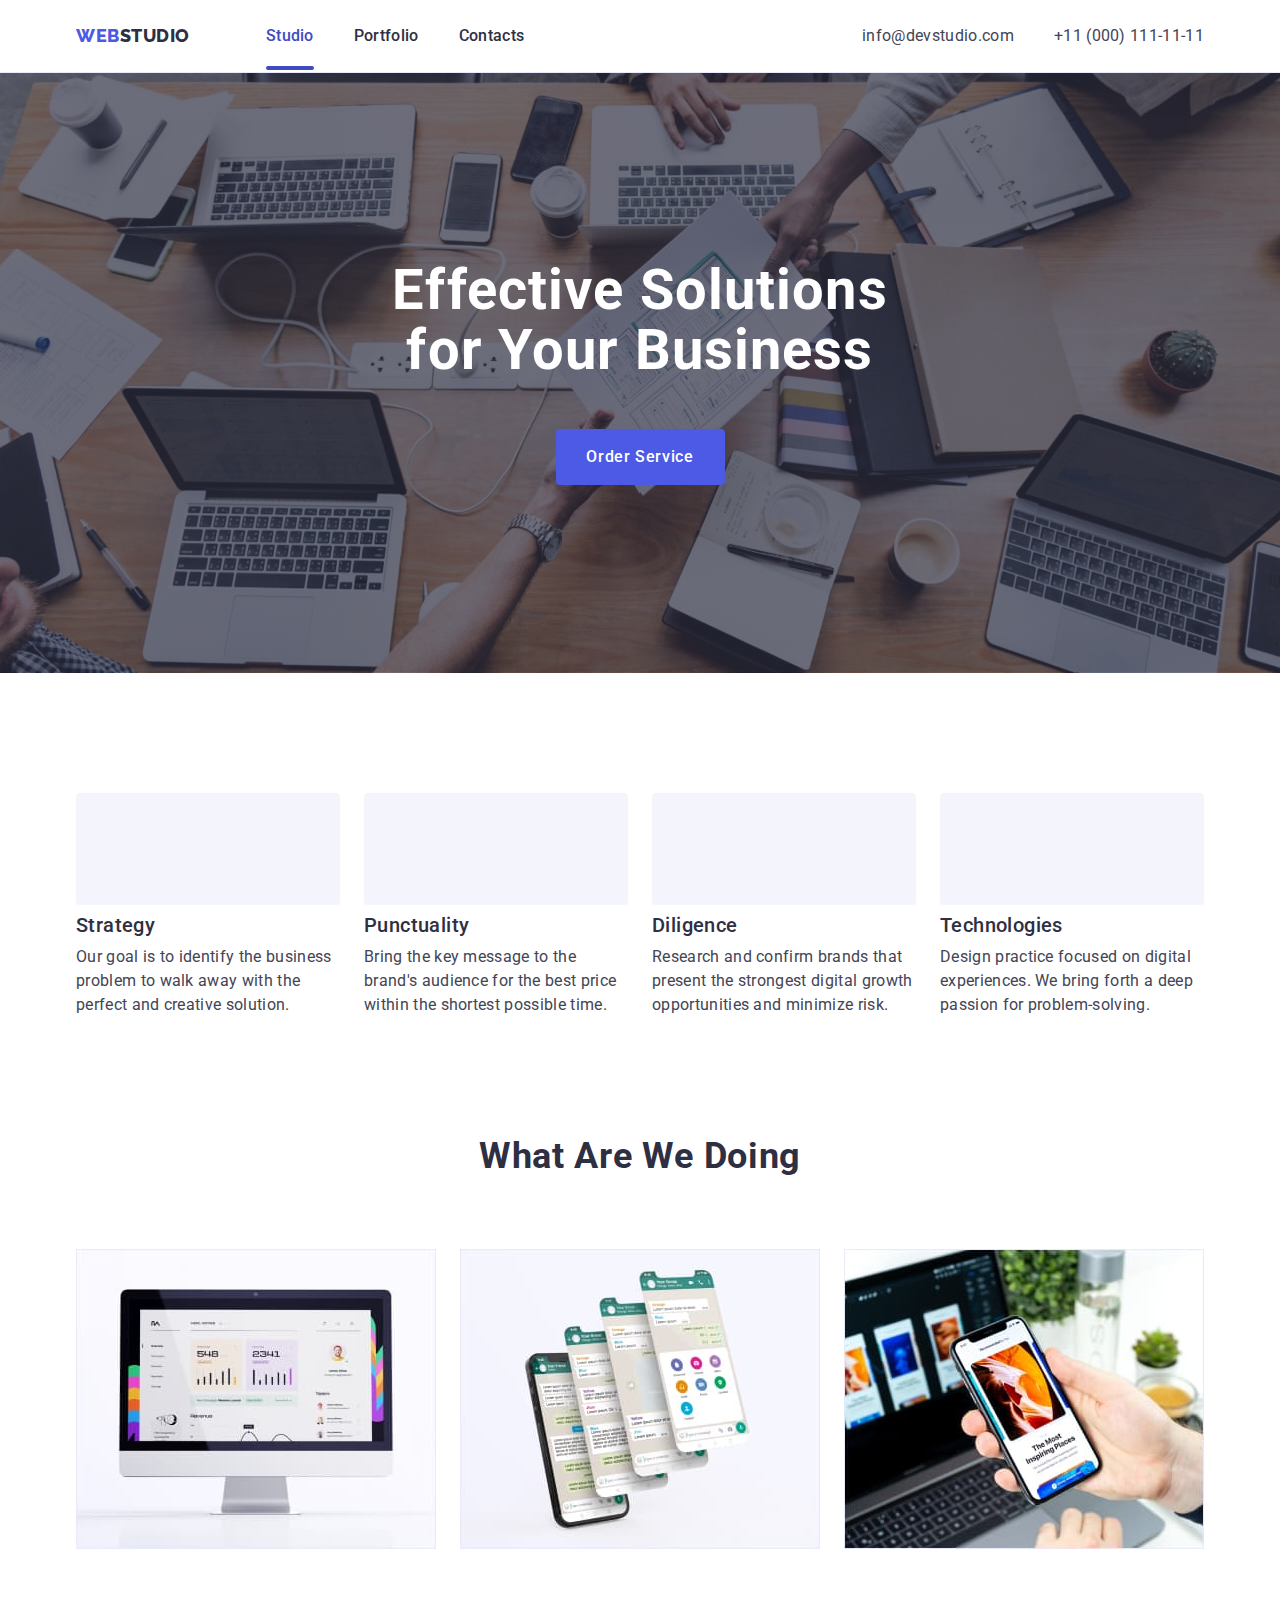
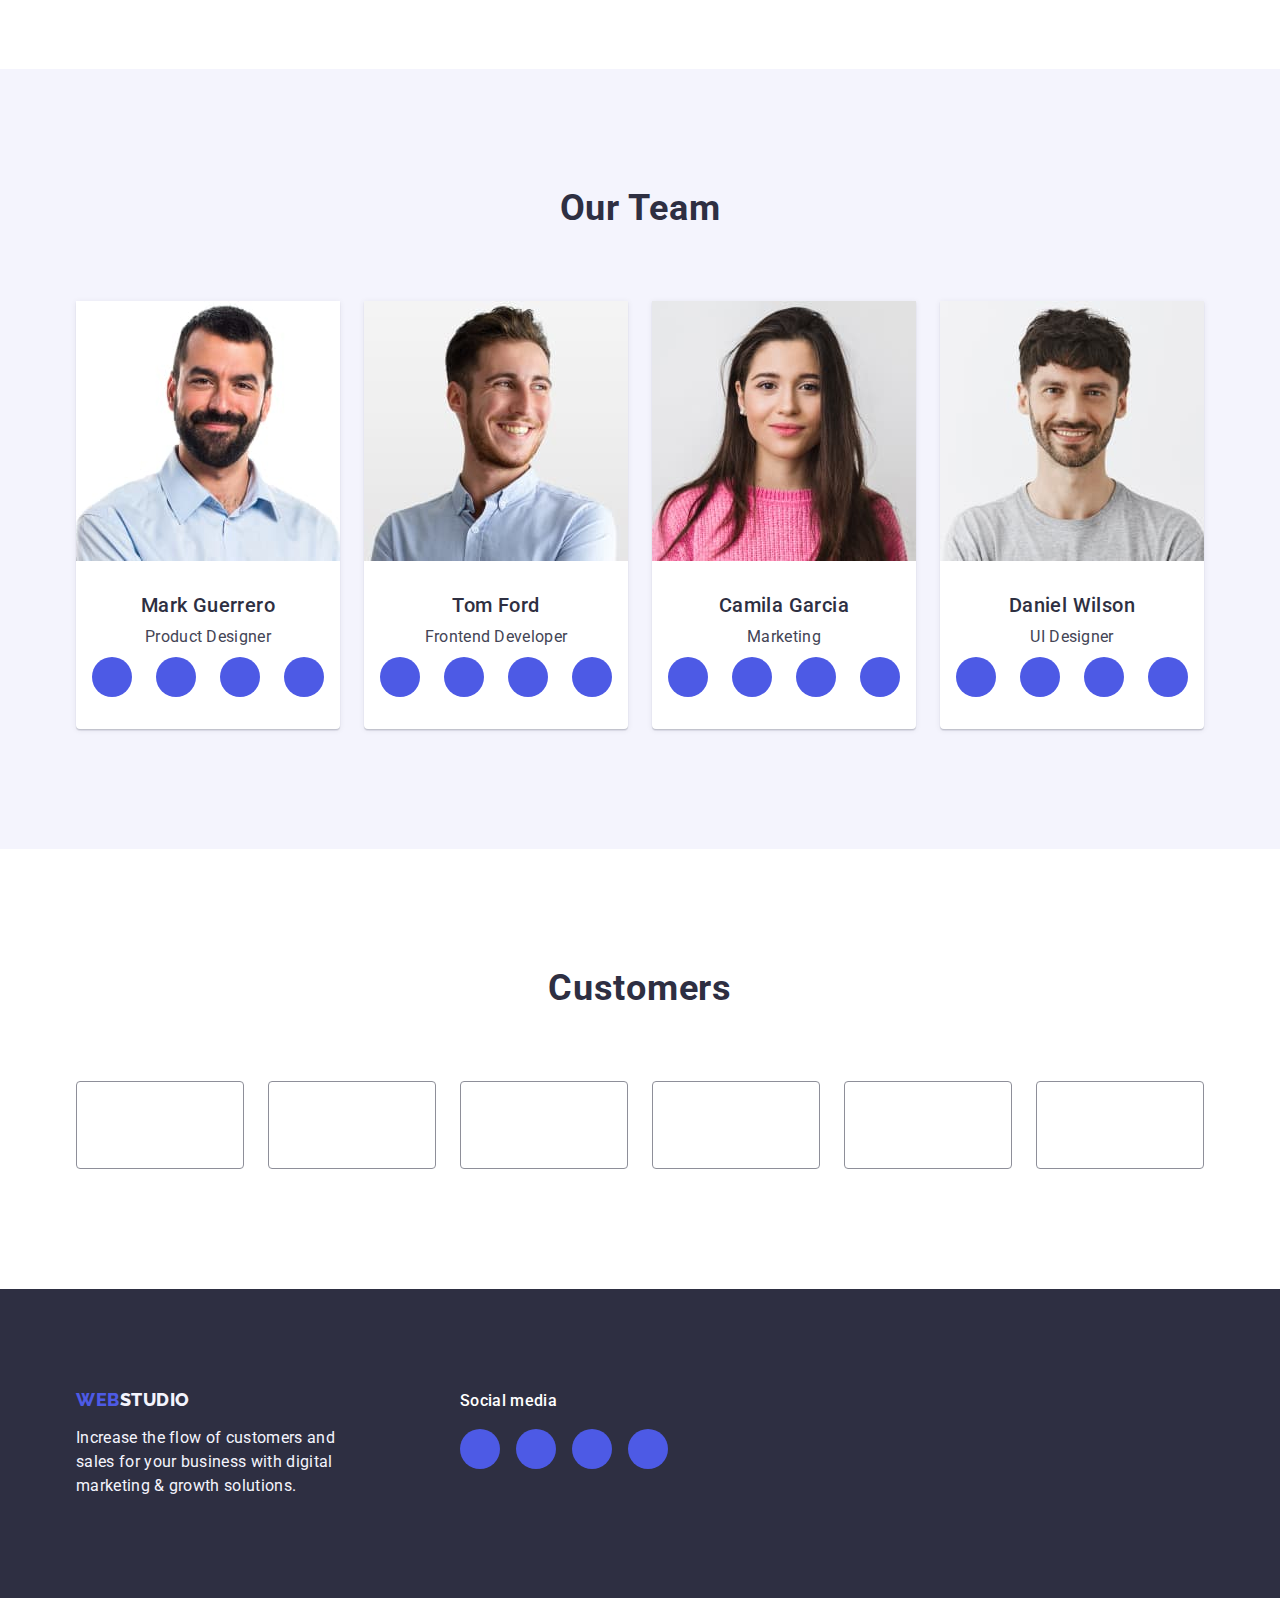
<file: index.html>
<!DOCTYPE html>
<html lang="en">
  <head>
    <meta charset="UTF-8" />
    <meta http-equiv="X-UA-Compatible" content="IE=edge" />
    <meta name="viewport" content="width=device-width, initial-scale=1.0" />

    <title>WebStudio</title>
    <!-- Fonts -->
    <link rel="preconnect" href="https://fonts.googleapis.com" />
    <link rel="preconnect" href="https://fonts.gstatic.com" crossorigin />
    <link
      href="https://fonts.googleapis.com/css2?family=Raleway:wght@800&family=Roboto:wght@400;500;700;900&display=swap"
      rel="stylesheet"
    />
    <!-- Normalize -->
    <link
      rel="stylesheet"
      href="https://cdn.jsdelivr.net/npm/modern-normalize@2.0.0/modern-normalize.min.css"
    />
    <!-- Custom styles -->
    <link rel="stylesheet" href="./css/styles.css" />
  </head>
  <body class="page">
    <!--Heder-->
    <header class="header">
      <div class="header-container container">
        <nav class="header-nav">
          <!-- Навігація на інші сторінки -->
          <a class="header-logo link" href="./index.html"
            >Web<span class="accent">Studio</span>
          </a>
          <ul class="header-list list">
            <li class="header-item">
              <a class="header-link link active" href="./index.html">Studio</a>
            </li>
            <li class="header-item">
              <a class="header-link link" href="./portfolio.html">Portfolio</a>
            </li>
            <li class="header-item">
              <a class="header-link link" href="">Contacts</a>
            </li>
          </ul>
        </nav>
        <address class="address">
          <ul class="list contact">
            <li>
              <a class="link contact-link" href="mailto:info@devstudio.com"
                >info@devstudio.com</a
              >
            </li>
            <li>
              <a class="link contact-link" href="tel:+110001111111">
                +11 (000) 111-11-11</a
              >
            </li>
          </ul>
        </address>
      </div>
    </header>
    <!-- Hero -->
    <main>
      <section class="hero">
        <div class="hero-container container">
          <h1 class="hero-title">
            Effective Solutions <br />
            for Your Business
          </h1>
          <button class="hero-button" type="button" data-modal-open>
            Order Service
          </button>
        </div>
      </section>
      <section class="feature-section">
        <!-- Feature -->
        <div class="container">
          <h2 class="visually-hidden">section</h2>
          <ul class="list feature">
            <li class="feature-list">
              <div class="icon-container container">
                <svg class="feature-icon" width="64" height="64">
                  <use href="./images/icons.svg#icon-antenna"></use>
                </svg>
              </div>

              <h3 class="feature-title">Strategy</h3>
              <p class="feature-text">
                Our goal is to identify the business problem to walk away with
                the perfect and creative solution.
              </p>
            </li>
            <li class="feature-list">
              <div class="icon-container container">
                <svg class="feature-icon" width="64" height="64">
                  <use href="./images/icons.svg#icon-clock"></use>
                </svg>
              </div>

              <h3 class="feature-title">Punctuality</h3>
              <p class="feature-text">
                Bring the key message to the brand's audience for the best price
                within the shortest possible time.
              </p>
            </li>
            <li class="feature-list">
              <div class="icon-container container">
                <svg class="feature-icon" width="64" height="64">
                  <use href="./images/icons.svg#icon-diagram"></use>
                </svg>
              </div>

              <h3 class="feature-title">Diligence</h3>
              <p class="feature-text">
                Research and confirm brands that present the strongest digital
                growth opportunities and minimize risk.
              </p>
            </li>
            <li class="feature-list">
              <div class="icon-container container">
                <svg class="feature-icon" width="64" height="64">
                  <use href="./images/icons.svg#icon-astronaut"></use>
                </svg>
              </div>

              <h3 class="feature-title">Technologies</h3>
              <p class="feature-text">
                Design practice focused on digital experiences. We bring forth a
                deep passion for problem-solving.
              </p>
            </li>
          </ul>
        </div>
      </section>
      <!--What are we doing-->
      <section class="section-pic">
        <div class="container">
          <h2 class="section-title">What are we doing</h2>
          <ul class="section-pic-img list">
            <li class="images">
              <img src="./images/img1.jpg" alt="picture" width="360" />
            </li>
            <li class="images">
              <img src="./images/img2.jpg" alt="picture" width="360" />
            </li>
            <li class="images">
              <img src="./images/img3.jpg" alt="picture" width="360" />
            </li>
          </ul>
        </div>
      </section>
      <section class="section-team">
        <!--Our Team-->
        <div class="container">
          <h2 class="section-title title">Our Team</h2>
          <ul class="list team">
            <li class="team-card">
              <img src="./images/img4.jpg" alt="foto" width="264" />
              <div class="team-list">
                <h3 class="team-title">Mark Guerrero</h3>
                <p class="team-text">Product Designer</p>
                <ul class="link-card list">
                  <li class="team-link-card">
                    <a class="team-link" href="" aria-label="Instagram">
                      <svg class="team-icon" width="16" height="16">
                        <use href="./images/icons.svg#icon-instagram"></use>
                      </svg>
                    </a>
                  </li>
                  <li class="team-link-card">
                    <a class="team-link" href="" aria-label="Twitter">
                      <svg class="team-icon" width="16" height="16">
                        <use href="./images/icons.svg#icon-twitter"></use>
                      </svg>
                    </a>
                  </li>
                  <li class="team-link-card">
                    <a class="team-link" href="" aria-label="Fasebooc">
                      <svg class="team-icon" width="16" height="16">
                        <use href="./images/icons.svg#icon-facebook"></use>
                      </svg>
                    </a>
                  </li>
                  <li class="team-link-card">
                    <a class="team-link" href="" aria-label="Linkedin"
                      ><svg class="team-icon" width="16" height="16">
                        <use href="./images/icons.svg#icon-linkedin"></use>
                      </svg>
                    </a>
                  </li>
                </ul>
              </div>
            </li>
            <li class="team-card">
              <img src="./images/img5.jpg" alt="foto" width="264" />
              <div class="team-list">
                <h3 class="team-title">Tom Ford</h3>
                <p class="team-text">Frontend Developer</p>
                <ul class="link-card list">
                  <li class="team-link-card">
                    <a class="team-link" href="" aria-label="Instagram">
                      <svg class="team-icon" width="16" height="16">
                        <use href="./images/icons.svg#icon-instagram"></use>
                      </svg>
                    </a>
                  </li>
                  <li class="team-link-card">
                    <a class="team-link" href="" aria-label="Twitter">
                      <svg class="team-icon" width="16" height="16">
                        <use href="./images/icons.svg#icon-twitter"></use>
                      </svg>
                    </a>
                  </li>
                  <li class="team-link-card">
                    <a class="team-link" href="" aria-label="Fasebooc">
                      <svg class="team-icon" width="16" height="16">
                        <use href="./images/icons.svg#icon-facebook"></use>
                      </svg>
                    </a>
                  </li>
                  <li class="team-link-card">
                    <a class="team-link" href="" aria-label="Linkedin"
                      ><svg class="team-icon" width="16" height="16">
                        <use href="./images/icons.svg#icon-linkedin"></use>
                      </svg>
                    </a>
                  </li>
                </ul>
              </div>
            </li>
            <li class="team-card">
              <img src="./images/img6.jpg" alt="foto" width="264" />
              <div class="team-list">
                <h3 class="team-title">Camila Garcia</h3>
                <p class="team-text">Marketing</p>
                <ul class="link-card list">
                  <li class="team-link-card">
                    <a class="team-link" href="" aria-label="Instagram">
                      <svg class="team-icon" width="16" height="16">
                        <use href="./images/icons.svg#icon-instagram"></use>
                      </svg>
                    </a>
                  </li>
                  <li class="team-link-card">
                    <a class="team-link" href="" aria-label="Twitter">
                      <svg class="team-icon" width="16" height="16">
                        <use href="./images/icons.svg#icon-twitter"></use>
                      </svg>
                    </a>
                  </li>
                  <li class="team-link-card">
                    <a class="team-link" href="" aria-label="Fasebooc">
                      <svg class="team-icon" width="16" height="16">
                        <use href="./images/icons.svg#icon-facebook"></use>
                      </svg>
                    </a>
                  </li>
                  <li class="team-link-card">
                    <a class="team-link" href="" aria-label="Linkedin"
                      ><svg class="team-icon" width="16" height="16">
                        <use href="./images/icons.svg#icon-linkedin"></use>
                      </svg>
                    </a>
                  </li>
                </ul>
              </div>
            </li>
            <li class="team-card">
              <img src="./images/img7.jpg" alt="foto" width="264" />
              <div class="team-list">
                <h3 class="team-title">Daniel Wilson</h3>
                <p class="team-text">UI Designer</p>
                <ul class="link-card list">
                  <li class="team-link-card">
                    <a class="team-link" href="" aria-label="Instagram">
                      <svg class="team-icon" width="16" height="16">
                        <use href="./images/icons.svg#icon-instagram"></use>
                      </svg>
                    </a>
                  </li>
                  <li class="team-link-card">
                    <a class="team-link" href="" aria-label="Twitter">
                      <svg class="team-icon" width="16" height="16">
                        <use href="./images/icons.svg#icon-twitter"></use>
                      </svg>
                    </a>
                  </li>
                  <li class="team-link-card">
                    <a class="team-link" href="" aria-label="Fasebooc">
                      <svg class="team-icon" width="16" height="16">
                        <use href="./images/icons.svg#icon-facebook"></use>
                      </svg>
                    </a>
                  </li>
                  <li class="team-link-card">
                    <a class="team-link" href="" aria-label="Linkedin"
                      ><svg class="team-icon" width="16" height="16">
                        <use href="./images/icons.svg#icon-linkedin"></use>
                      </svg>
                    </a>
                  </li>
                </ul>
              </div>
            </li>
          </ul>
        </div>
      </section>

      <!-- Customers -->
      <section class="section-clients">
        <div class="container">
          <h2 class="section-title title">Customers</h2>

          <ul class="clients-list">
            <li class="clients-item">
              <a class="clients-link" href="" aria-label="Logo 1">
                <svg class="clients-icon" width="104" height="56">
                  <use href="./images/icons.svg#icon-logo1"></use>
                </svg>
              </a>
            </li>
            <li class="clients-item">
              <a class="clients-link" href="" aria-label="Logo 2">
                <svg class="clients-icon" width="104" height="56">
                  <use href="./images/icons.svg#icon-logo2"></use>
                </svg>
              </a>
            </li>
            <li class="clients-item">
              <a class="clients-link" href="" aria-label="Logo 3">
                <svg class="clients-icon" width="104" height="56">
                  <use href="./images/icons.svg#icon-logo3"></use>
                </svg>
              </a>
            </li>
            <li class="clients-item">
              <a class="clients-link" href="" aria-label="Logo 4">
                <svg class="clients-icon" width="104" height="56">
                  <use href="./images/icons.svg#icon-logo4"></use>
                </svg>
              </a>
            </li>
            <li class="clients-item">
              <a class="clients-link" href="" aria-label="Logo 5">
                <svg class="clients-icon" width="104" height="56">
                  <use href="./images/icons.svg#icon-logo5"></use>
                </svg>
              </a>
            </li>
            <li class="clients-item">
              <a class="clients-link" href="" aria-label="Logo 6">
                <svg class="clients-icon" width="104" height="56">
                  <use href="./images/icons.svg#icon-logo6"></use>
                </svg>
              </a>
            </li>
          </ul>
        </div>
      </section>
    </main>
    <!-- Footer -->
    <footer class="page-footer">
      <div class="container page-footer-link">
        <div class="footer-container">
          <a class="link footer-logo" href=""
            >Web<span class="accent-color">Studio</span>
          </a>
          <p class="text">
            Increase the flow of customers and sales for your business with
            digital marketing & growth solutions.
          </p>
        </div>

        <div class="footer-link">
          <p class="text-footer">Social media</p>
          <ul class="link-card-footer list">
            <li class="team-link-card">
              <a
                class="team-link socials-footer"
                href=""
                aria-label="Instagram"
              >
                <svg class="team-icon" width="24" height="24">
                  <use href="./images/icons.svg#icon-instagram"></use>
                </svg>
              </a>
            </li>
            <li class="team-link-card">
              <a class="team-link socials-footer" href="" aria-label="Twitter">
                <svg class="team-icon" width="24" height="24">
                  <use href="./images/icons.svg#icon-twitter"></use>
                </svg>
              </a>
            </li>
            <li class="team-link-card">
              <a class="team-link socials-footer" href="" aria-label="Fasebooc">
                <svg class="team-icon" width="24" height="24">
                  <use href="./images/icons.svg#icon-facebook"></use>
                </svg>
              </a>
            </li>
            <li class="team-link-card">
              <a class="team-link socials-footer" href="" aria-label="Linkedin"
                ><svg class="team-icon" width="24" height="24">
                  <use href="./images/icons.svg#icon-linkedin"></use>
                </svg>
              </a>
            </li>
          </ul>
        </div>
      </div>
    </footer>
    <!-- Modal window -->
    <div class="backdrop is-hidden" data-modal>
      <div class="modal">
        <button class="modal-btn" type="button" data-modal-close>
          <svg class="modal-icon" width="8" height="8">
            <use href="./images/icons.svg#icon-close-black"></use>
          </svg>
        </button>

        <strong class="modal-caption"
          >Leave your contacts and we will call you back</strong
        >

        <form class="modal-form" name="review_form">
          <label class="modal-form-field">
            <span class="modal-form-lable">Name</span>
            <input class="modal-form-inpu" type="text" name="user_name" />
            <svg class="modal-form-icon" width="18" height="18">
              <use href="./images/icons.svg#icon-person"></use>
            </svg>
          </label>

          <label class="modal-form-field">
            <span class="modal-form-lable">Phone</span>
            <input class="modal-form-inpu" type="tel" name="user_phone" />
            <svg class="modal-form-icon" width="18" height="24">
              <use href="./images/icons.svg#icon-phone"></use>
            </svg>
          </label>

          <label class="modal-form-field">
            <span class="modal-form-lable">Email</span>
            <input class="modal-form-inpu" type="email" name="user_email" />
            <svg class="modal-form-icon" width="18" height="24">
              <use href="./images/icons.svg#icon-email"></use>
            </svg>
          </label>

          <label>
            <span class="modal-form-lable">Comment</span>
            <textarea
              class="modal-form-textarea"
              name="user_comment"
              placeholder="Text input"
            ></textarea>
          </label>

          <label class="modal-checkbox">
            <input class="visually-hidden" type="checkbox" value="user_text" />
            <svg class="modal-checkbox-icon" width="16" height="16">
              <use href=""></use>
            </svg>
           <span>I accept the terms and conditions of the <a class="modal-checkbox-link" href="">Privacy Policy</a> </span>
          </label>

          <button class="modal-button" type="submit">Send</button>
        </form>
      </div>
    </div>

    <script src="./js/modal.js"></script>
  </body>
</html>
</file>
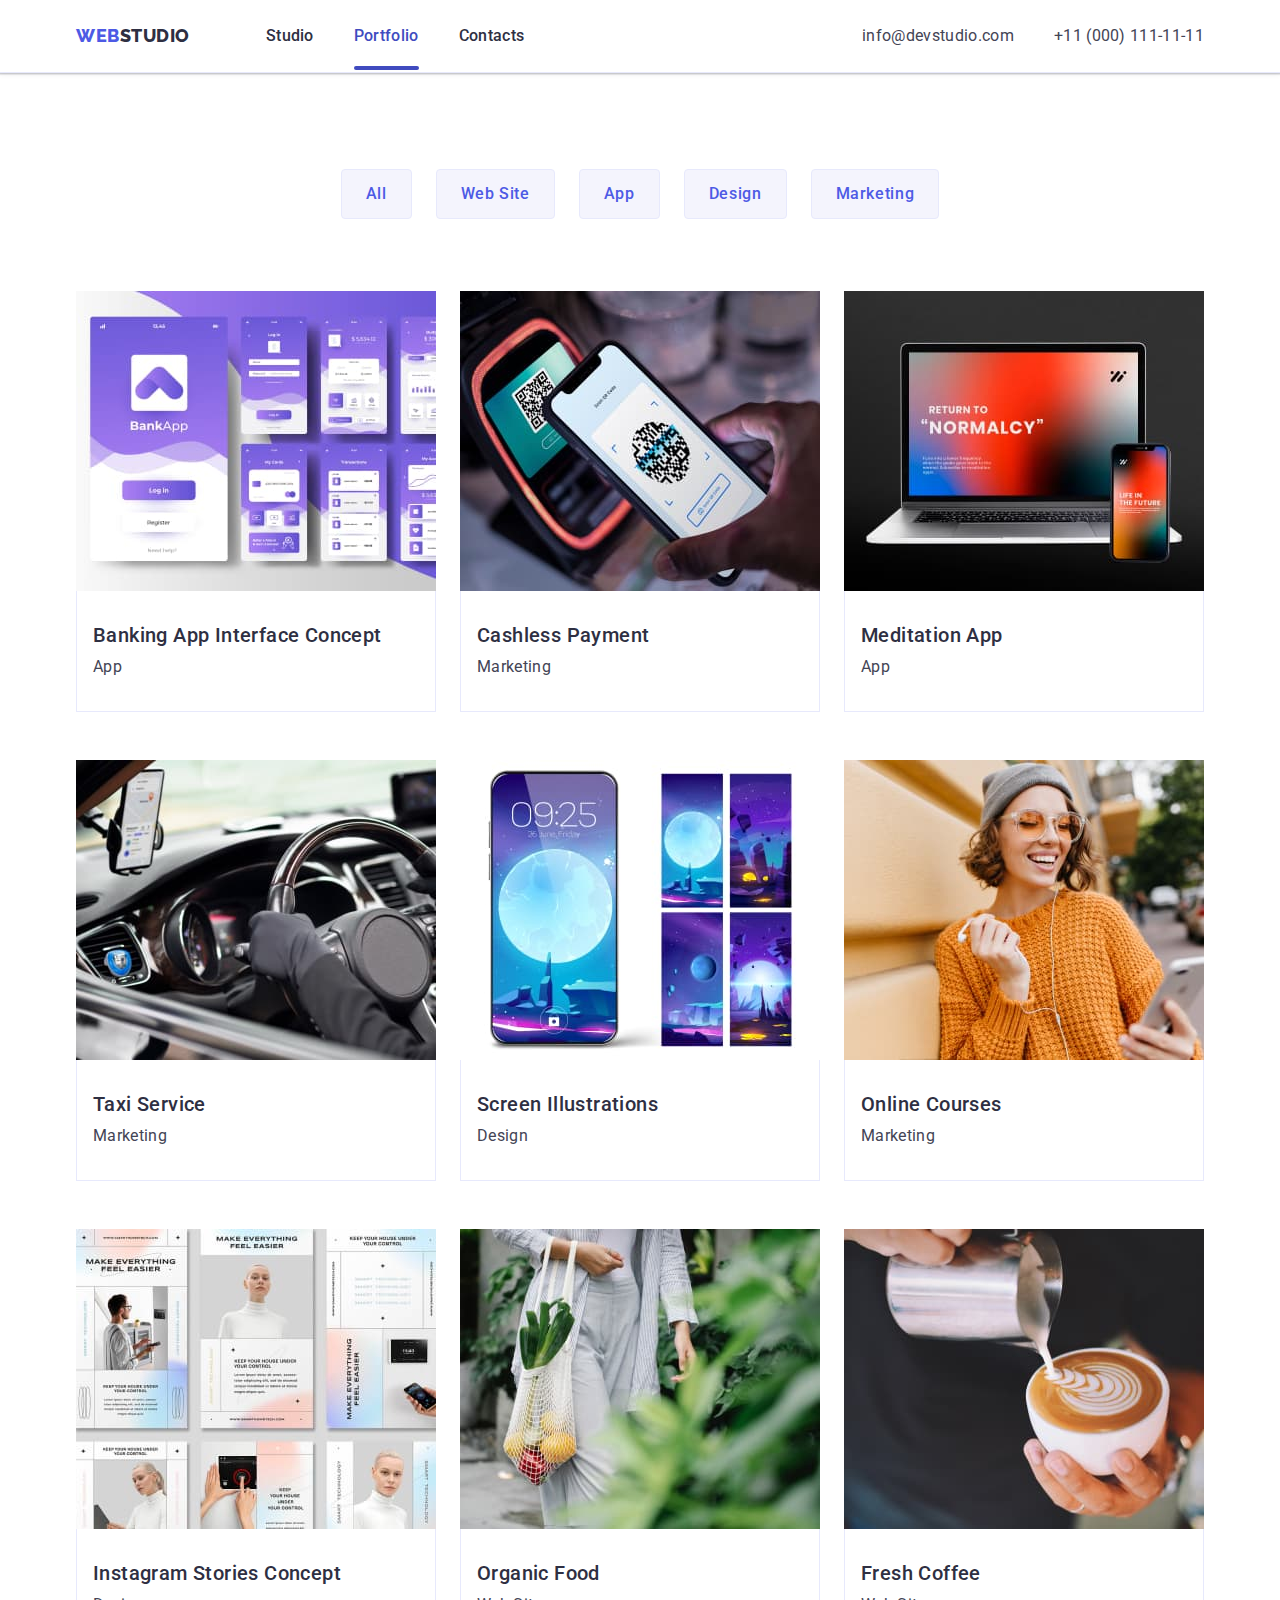
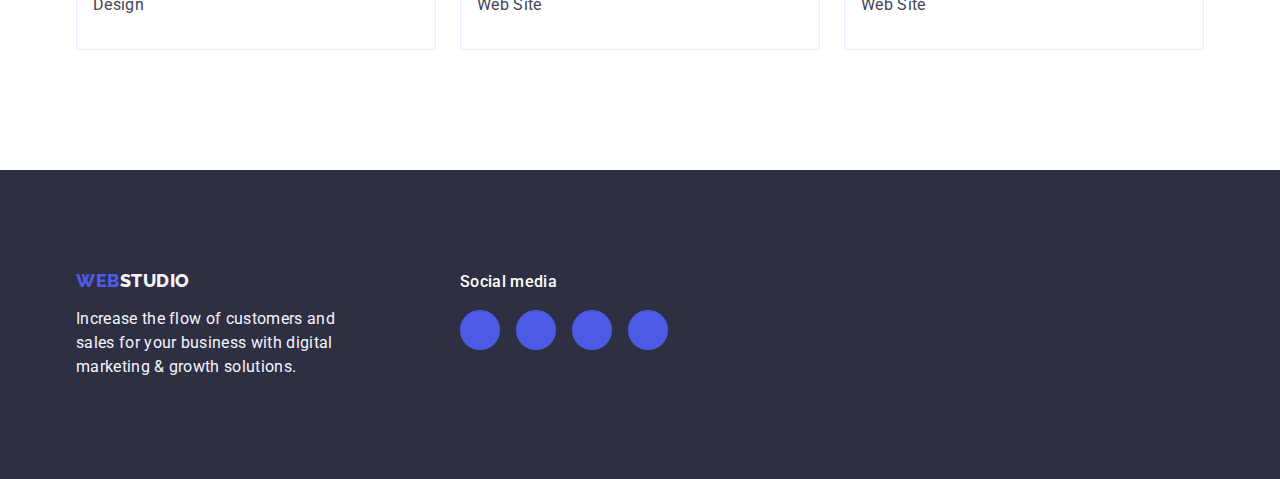
<file: portfolio.html>
<!DOCTYPE html>
<html lang="en">
  <head>
    <meta charset="UTF-8" />
    <meta http-equiv="X-UA-Compatible" content="IE=edge" />
    <meta name="viewport" content="width=device-width, initial-scale=1.0" />

    <title>WebStudio</title>
    <link rel="preconnect" href="https://fonts.googleapis.com" />
    <link rel="preconnect" href="https://fonts.gstatic.com" crossorigin />
    <link
      href="https://fonts.googleapis.com/css2?family=Raleway:wght@800&family=Roboto:wght@400;500;700;900&display=swap"
      rel="stylesheet"
    />
    <!-- Normalize -->
    <link
      rel="stylesheet"
      href="https://cdn.jsdelivr.net/npm/modern-normalize@2.0.0/modern-normalize.min.css"
    />
    <!-- Custom styles -->
    <link rel="stylesheet" href="./css/styles.css" />
  </head>
  <body>
    <!--Header -->
    <header class="header">
      <div class="header-container container">
        <nav class="header-nav">
          <a class="header-logo link" href="./index.html"
            >Web<span class="accent">Studio</span>
          </a>
          <ul class="header-list list">
            <li class="header-item">
              <a class="header-link link" href="./index.html">Studio</a>
            </li>
            <li class="header-item">
              <a class="header-link link active" href="./portfolio.html"
                >Portfolio</a
              >
            </li>
            <li class="header-item">
              <a class="header-link link" href="">Contacts</a>
            </li>
          </ul>
        </nav>
        <address class="address">
          <ul class="list contact">
            <li>
              <a class="link contact-link" href="mailto:info@devstudio.com"
                >info@devstudio.com</a
              >
            </li>
            <li>
              <a class="link contact-link" href="tel:+110001111111">
                +11 (000) 111-11-11</a
              >
            </li>
          </ul>
        </address>
      </div>
    </header>
    <!-- Main -->
    <main>
      <section class="section-main">
        <div class="container">
          <h1 class="visually-hidden">Portfolio</h1>
          <ul class="list btn">
            <li class="btn-button">
              <button class="btn-text" type="button">All</button>
            </li>
            <li class="btn-button">
              <button class="btn-text" type="button">Web Site</button>
            </li>
            <li class="btn-button">
              <button class="btn-text" type="button">App</button>
            </li>
            <li class="btn-button">
              <button class="btn-text" type="button">Design</button>
            </li>
            <li class="btn-button">
              <button class="btn-text" type="button">Marketing</button>
            </li>
          </ul>
          <ul class="list card">
            <li class="card-list">
              <a class="card-link" href="">
                <div class="card-top-wrap">
                  <img src="./images/imgpf1.jpg" alt="foto" width="360" />

                  <p class="card-cover-text">
                    14 Stylish and User-Friendly App Design Concepts · Task
                    Manager App · Calorie Tracker App · Exotic Fruit Ecommerce
                    App · Cloud Storage App
                  </p>
                </div>

                <div class="card-border">
                  <h2 class="card-title">Banking App Interface Concept</h2>
                  <p class="card-text">App</p>
                </div>
              </a>
            </li>
            <li class="card-list">
              <a class="card-link" href="">
                <div class="card-top-wrap">
                  <img src="./images/imgpf2.jpg" alt="foto" width="360" />

                  <p class="card-cover-text">
                    14 Stylish and User-Friendly App Design Concepts · Task
                    Manager App · Calorie Tracker App · Exotic Fruit Ecommerce
                    App · Cloud Storage App
                  </p>
                </div>
                <div class="card-border">
                  <h2 class="card-title">Cashless Payment</h2>
                  <p class="card-text">Marketing</p>
                </div>
              </a>
            </li>
            <li class="card-list">
              <a class="card-link" href="">
                <div class="card-top-wrap">
                  <img src="./images/imgpf3.jpg" alt="foto" width="360" />

                  <p class="card-cover-text">
                    14 Stylish and User-Friendly App Design Concepts · Task
                    Manager App · Calorie Tracker App · Exotic Fruit Ecommerce
                    App · Cloud Storage App
                  </p>
                </div>
                <div class="card-border">
                  <h2 class="card-title">Meditation App</h2>
                  <p class="card-text">App</p>
                </div>
              </a>
            </li>
            <li class="card-list">
              <a class="card-link" href="">
                <div class="card-top-wrap">
                  <img src="./images/imgpf4.jpg" alt="foto" width="360" />

                  <p class="card-cover-text">
                    14 Stylish and User-Friendly App Design Concepts · Task
                    Manager App · Calorie Tracker App · Exotic Fruit Ecommerce
                    App · Cloud Storage App
                  </p>
                </div>
                <div class="card-border">
                  <h2 class="card-title">Taxi Service</h2>
                  <p class="card-text">Marketing</p>
                </div>
              </a>
            </li>
            <li class="card-list">
              <a class="card-link" href="">
                <div class="card-top-wrap">
                  <img src="./images/imgpf5.jpg" alt="foto" width="360" />

                  <p class="card-cover-text">
                    14 Stylish and User-Friendly App Design Concepts · Task
                    Manager App · Calorie Tracker App · Exotic Fruit Ecommerce
                    App · Cloud Storage App
                  </p>
                </div>
                <div class="card-border">
                  <h2 class="card-title">Screen Illustrations</h2>
                  <p class="card-text">Design</p>
                </div>
              </a>
            </li>
            <li class="card-list">
              <a class="card-link" href="">
                <div class="card-top-wrap">
                  <img src="./images/imgpf6.jpg" alt="foto" width="360" />

                  <p class="card-cover-text">
                    14 Stylish and User-Friendly App Design Concepts · Task
                    Manager App · Calorie Tracker App · Exotic Fruit Ecommerce
                    App · Cloud Storage App
                  </p>
                </div>
                <div class="card-border">
                  <h2 class="card-title">Online Courses</h2>
                  <p class="card-text">Marketing</p>
                </div>
              </a>
            </li>
            <li class="card-list">
              <a class="card-link" href="">
                <div class="card-top-wrap">
                  <img src="./images/imgpf7.jpg" alt="foto" width="360" />

                  <p class="card-cover-text">
                    14 Stylish and User-Friendly App Design Concepts · Task
                    Manager App · Calorie Tracker App · Exotic Fruit Ecommerce
                    App · Cloud Storage App
                  </p>
                </div>
                <div class="card-border">
                  <h2 class="card-title">Instagram Stories Concept</h2>
                  <p class="card-text">Design</p>
                </div>
              </a>
            </li>
            <li class="card-list">
              <a class="card-link" href="">
                <div class="card-top-wrap">
                  <img src="./images/imgpf8.jpg" alt="foto" width="360" />

                  <p class="card-cover-text">
                    14 Stylish and User-Friendly App Design Concepts · Task
                    Manager App · Calorie Tracker App · Exotic Fruit Ecommerce
                    App · Cloud Storage App
                  </p>
                </div>
                <div class="card-border">
                  <h2 class="card-title">Organic Food</h2>
                  <p class="card-text">Web Site</p>
                </div>
              </a>
            </li>
            <li class="card-list">
              <a class="card-link" href="">
                <div class="card-top-wrap">
                  <img src="./images/imgpf9.jpg" alt="foto" width="360" />

                  <p class="card-cover-text">
                    14 Stylish and User-Friendly App Design Concepts · Task
                    Manager App · Calorie Tracker App · Exotic Fruit Ecommerce
                    App · Cloud Storage App
                  </p>
                </div>
                <div class="card-border">
                  <h2 class="card-title">Fresh Coffee</h2>
                  <p class="card-text">Web Site</p>
                </div>
              </a>
            </li>
          </ul>
        </div>
      </section>
    </main>

    <!-- Footer -->

    <footer class="page-footer">
      <div class="container page-footer-link">
        <div class="footer-container">
          <a class="link footer-logo" href=""
            >Web<span class="accent-color">Studio</span>
          </a>
          <p class="text">
            Increase the flow of customers and sales for your business with
            digital marketing & growth solutions.
          </p>
        </div>

        <div class="footer-link">
          <p class="text-footer">Social media</p>
          <ul class="link-card-footer list">
            <li class="team-link-card">
              <a
                class="team-link socials-footer"
                href=""
                aria-label="Instagram"
              >
                <svg class="team-icon" width="24" height="24">
                  <use href="./images/icons.svg#icon-instagram"></use>
                </svg>
              </a>
            </li>
            <li class="team-link-card">
              <a class="team-link socials-footer" href="" aria-label="Twitter">
                <svg class="team-icon" width="24" height="24">
                  <use href="./images/icons.svg#icon-twitter"></use>
                </svg>
              </a>
            </li>
            <li class="team-link-card">
              <a class="team-link socials-footer" href="" aria-label="Fasebooc">
                <svg class="team-icon" width="24" height="24">
                  <use href="./images/icons.svg#icon-facebook"></use>
                </svg>
              </a>
            </li>
            <li class="team-link-card">
              <a class="team-link socials-footer" href="" aria-label="Linkedin"
                ><svg class="team-icon" width="24" height="24">
                  <use href="./images/icons.svg#icon-linkedin"></use>
                </svg>
              </a>
            </li>
          </ul>
        </div>
      </div>
    </footer>
  </body>
</html>
</file>
<file: css/styles.css>
:root {
  --color-iris: #4d5ae5;
  --color-title: #2e2f42;
  --color-text: #434455;
  --color-link: #434455;
  --color-white: #ffffff;
  --background-hero: #2e2f42;
  --lightslate: #8e8f99;
  --ocean: #404bbf;
  --green-hover: #31d0aa;
  --cloud: #f4f4fd;
  --navyblue-modal: rgba(46, 47, 66, 0.4);
  --dairy-modal: #fcfcfc;
  --cornflower-close: #e7e9fc;
  --navyblue: #2e2f42;
}

body {
  color: var(--color-text);
  background-color: var(--color-white);
  font-family: 'Roboto', sans-serif;
  font-style: normal;
  letter-spacing: 0.02em;
}

/**
  |============================
  |  Reset
  |============================
*/

h1,
h2,
h3,
h4,
h5,
h6,
p {
  color: var(--color-title);
  margin: 0;
}
img {
  display: block;
  max-width: 100%;
  height: auto;
}
ul,
ol {
  list-style: none;
  margin: 0;
  padding: 0;
}
a {
  text-decoration: none;
  color: currentColor;
}
button {
  font-family: inherit;
  cursor: pointer;
}
.list {
  list-style: none;
}

.link {
  text-decoration: none;
}

/**
  |============================
  | Base styles
  |============================
*/

.visually-hidden {
  position: absolute;
  width: 1px;
  height: 1px;
  margin: -1px;
  border: 0;
  padding: 0;

  white-space: nowrap;
  clip-path: inset(100%);
  clip: rect(0 0 0 0);
  overflow: hidden;
}

.container {
  width: 1158px;
  margin-left: auto;
  margin-right: auto;
  padding: 0 15px;
}

/**
  |============================
  | Header styles 
  |============================
*/

.header {
  padding-top: 24px;
  padding-bottom: 24px;
  border-bottom: 1px solid #e7e9fc;
  box-shadow: 0px 1px 6px 0px rgba(46, 47, 66, 0.08),
    0px 1px 1px 0px rgba(46, 47, 66, 0.16),
    0px 2px 1px 0px rgba(46, 47, 66, 0.08);
}

.header-container {
  display: flex;
  align-items: center;
  justify-content: space-between;
}

.header-nav {
  display: flex;
  align-items: center;
}

.header-logo {
  margin-right: 76px;
  font-family: 'Raleway', sans-serif;
  font-weight: 800;
  font-size: 18px;
  line-height: 1.17;
  letter-spacing: 0.03em;
  color: var(--color-iris);
  text-decoration: none;
  text-transform: uppercase;
  display: inline-block;
}

.header-list {
  display: flex;
  align-items: center;
  gap: 40px;
}

.header-item {
}

.accent {
  color: var(--color-title);
}

.header-link {
  position: relative;
  color: var(--color-title);
  font-weight: 500;
  font-size: 16px;
  line-height: 1.5;
  text-decoration: none;
  padding: 24px 0;
  transition: color 250ms cubic-bezier(0.4, 0, 0.2, 1);
}

.active {
  color: var(--ocean);
}

.header-link.active::after {
  content: '';
  position: absolute;
  bottom: -1px;
  left: 0;

  display: block;
  width: 100%;
  height: 4px;
  background-color: var(--ocean);

  border-radius: 2px;
}

.header-link.active:hover,
.header-link.active:focus {
  color: var(--ocean);

  transition: 250ms cubic-bezier(0.4, 0, 0.2, 1);
}

.site-nav .link:active {
  color: var(--color-iris);
}

.address {
  font-style: normal;
}

.contact {
  display: flex;
  align-items: center;
  gap: 40px;
}

.contact-link {
  color: var(--color-link);
  font-style: normal;
  font-size: 16px;
  line-height: 1.5;
  text-decoration: none;
  transition: color 250ms cubic-bezier(0.4, 0, 0.2, 1);
}

.contact-link:hover,
.contact-link:focus {
  color: #404bbf;
  transition: 250ms cubic-bezier(0.4, 0, 0.2, 1);
}

/**
  |============================
  |  Hero
  |============================
*/

.hero {
  padding-top: 188px;
  padding-bottom: 188px;
  background: var(--background-hero);
  max-width: 1440px;
  margin: 0 auto;
  background-image: linear-gradient(
      rgba(46, 47, 66, 0.7),
      rgba(46, 47, 66, 0.7)
    ),
    url(../images/people-office.jpg);
  background-repeat: no-repeat;
  background-position: center;
  background-size: cover;
}

.hero-container {
}

.hero-title {
  color: var(--color-white);
  font-weight: 700;
  font-size: 56px;
  line-height: 1.07;
  letter-spacing: 0.02em;
  text-align: center;
  max-width: 496px;
  margin: 0 auto;
  margin-bottom: 48px;
}

.hero-button {
  display: block;
  margin: 0 auto;
  min-width: 169px;
  height: 56px;
  left: 636px;
  top: 428px;
  background-color: var(--color-iris);
  color: var(--color-white);
  font-family: inherit;
  font-weight: 500;
  font-size: 16px;
  line-height: 1.5;
  letter-spacing: 0.04em;
  cursor: pointer;
  border: none;
  border-radius: 4px;
  transition: background-color 250ms cubic-bezier(0.4, 0, 0.2, 1);
}

.hero-button:hover,
.hero-button:focus {
  background-color: var(--ocean);
  transition: 250ms cubic-bezier(0.4, 0, 0.2, 1);
}

/**
  |============================
  |  Feature
  |============================
*/

.feature-section {
  padding: 120px 0;
}

.feature {
  display: flex;
  gap: 24px;
}

.feature-list {
  width: calc((100% - 72px) / 4);
}

.icon-container {
  display: flex;
  justify-content: center;
  align-items: center;
  width: 264px;
  height: 112px;
  border-radius: 4px;
  background: #f4f4fd;
  margin-bottom: 8px;
}

.feature-icon {
}

.feature-title {
  color: var(--color-title);
  font-weight: 500;
  font-size: 20px;
  line-height: 1.2;
  letter-spacing: 0.02em;
  margin-bottom: 8px;
}

.feature-text {
  color: var(--color-text);
  font-size: 16px;
  line-height: 1.5;
}

/**
  |============================
  | What are we doing
  |============================
*/

.section-pic {
  padding-bottom: 120px;
}

.section-title {
  margin-bottom: 72px;
  color: var(--color-title);
  font-size: 36px;
  line-height: 1.11;
  letter-spacing: 0.02em;
  text-align: center;
  text-transform: capitalize;
}

.section-pic-img {
  display: flex;
  gap: 24px;
}

.images {
  width: calc((100% - 48px) / 3);
}

/**
  |============================
  |  Our Team
  |============================
*/

.title {
  margin-bottom: 72px;
}

.team {
  display: flex;
  gap: 24px;
}

.team-card {
  background-color: #ffffff;
  box-shadow: 0px 1px 6px rgba(46, 47, 66, 0.08),
    0px 1px 1px rgba(46, 47, 66, 0.16), 0px 2px 1px rgba(46, 47, 66, 0.08);
  border-radius: 0px 0px 4px 4px;
  width: calc((100% - 72px) / 4);
}

.section-team {
  background-color: #f4f4fd;
  padding: 120px 0;
}

.team-title {
  color: var(--color-title);
  font-weight: 500;
  font-size: 20px;
  line-height: 1.2;
  letter-spacing: 0.02em;
  text-align: center;
  margin-bottom: 8px;
}

.team-text {
  color: var(--color-text);
  font-weight: 400;
  font-size: 16px;
  line-height: 1.5;
  text-align: center;
  margin-bottom: 8px;
}

.link-card {
  display: flex;
  justify-content: center;
  gap: 24px;
}

.team-link-card {
}

.team-link {
  display: flex;
  justify-content: center;
  align-items: center;

  width: 40px;
  height: 40px;

  border-radius: 50%;
  background-color: var(--color-iris);
  transition: background-color 250ms cubic-bezier(0.4, 0, 0.2, 1);
}

.team-link:hover,
.team-link:focus {
  background-color: var(--ocean);
}

.team-icon {
  fill: var(--cloud);
}

.team-list {
  padding: 32px 0;
}

/**
  |============================
  |Customers
  |============================
*/

.section-clients {
  padding: 120px 0;
}

.clients-list {
  display: flex;
  justify-content: center;
  gap: 24px;
}

.clients-item {
  width: 168px;
  height: 88px;
}

.clients-link {
  display: flex;
  justify-content: center;
  align-items: center;

  width: 100%;
  height: 100%;

  color: var(--lightslate);
  border: 1px solid var(--lightslate);
  border-radius: 4px;
  transition: border-color 250ms cubic-bezier(0.4, 0, 0.2, 1),
    color 250ms cubic-bezier(0.4, 0, 0.2, 1);
}

.clients-icon {
  fill: currentColor;
}
.clients-link:hover,
.clients-link:focus {
  border-color: var(--ocean);
  color: var(--ocean);
}

.clients-link:hover .clients-icon,
.clients-link:focus {
  fill: var(--ocean);
}

/**
  |============================
  |  Footer
  |============================
*/

.footer-logo {
  font-family: 'Raleway', sans-serif;
  font-weight: 800;
  font-size: 18px;
  line-height: 1.17;
  letter-spacing: 0.03em;
  color: var(--color-iris);
  text-decoration: none;
  text-transform: uppercase;
  display: inline-block;
  margin-bottom: 16px;
}

.page-footer {
  padding-top: 100px;
  padding-bottom: 100px;
  background: var(--background-hero);
}

.accent-color {
  color: #f4f4fd;
}

.page-footer .text {
  width: 264px;
  height: 72px;
  color: #f4f4fd;
  font-size: 16px;
  line-height: 1.5;
}

.page-footer-link {
  display: flex;
  align-items: baseline;
}

.footer-container {
  margin-right: 120px;
}

.text-footer {
  font-size: 16px;
  font-family: Roboto;
  font-style: normal;
  font-weight: 500;
  line-height: 1.5;
  letter-spacing: 0.32px;
  color: var(--color-white);
  margin-bottom: 16px;
}

.footer-link {
}

.link-card-footer {
  display: flex;
  gap: 16px;
}

.team-link {
  transition: background-color 250ms cubic-bezier(0.4, 0, 0.2, 1);
}

.socials-footer:hover,
.socials-footer:focus {
  background-color: var(--green-hover);
}

/**
  |============================
  |  Portfolio
  |============================
*/

.section-main {
  padding: 96px 0 120px 0;
}

.btn {
  display: flex;
  justify-content: center;
  gap: 24px;
  margin-bottom: 72px;
}

.btn-button {
}

.btn-text {
  color: var(--color-iris);
  background-color: #f4f4fd;
  font-family: inherit;
  font-weight: 500;
  font-size: 16px;
  line-height: 1.5;
  letter-spacing: 0.04em;
  cursor: pointer;
  list-style: none;
  padding: 12px 24px;
  background: #f4f4fd;
  border: 1px solid #e7e9fc;
  border-radius: 4px;

  transition: color 250ms cubic-bezier(0.4, 0, 0.2, 1),
    background-color 250ms cubic-bezier(0.4, 0, 0.2, 1),
    border-color 250ms cubic-bezier(0.4, 0, 0.2, 1),
    box-shadow 250ms cubic-bezier(0.4, 0, 0.2, 1);
}

.btn-text:hover,
.btn-text:focus {
  background-color: #404bbf;
  color: #ffffff;
  border: 1px solid transparent;
  box-shadow: 0px 3px 1px rgba(0, 0, 0, 0.1), 0px 2px 1px rgba(0, 0, 0, 0.08),
    0px 2px 2px rgba(0, 0, 0, 0.12);
}

.card-link {
  display: block;
  transition: box-shadow 250ms cubic-bezier(0.4, 0, 0.2, 1);
}

.card {
  display: flex;
  flex-wrap: wrap;
  gap: 24px;
  row-gap: 48px;
}

.card-list {
  width: calc((100% - 48px) / 3);
}

.card-link:hover,
.card-link:focus {
  box-shadow: 0px 1px 6px rgba(46, 47, 66, 0.08),
    0px 1px 1px rgba(46, 47, 66, 0.16), 0px 2px 1px rgba(46, 47, 66, 0.08);
}

.card-list:hover .card-cover-text {
  transform: translateY(0);
}

.card-border {
  border: 1px solid #e7e9fc;
  border-top: none;
  padding-top: 32px;

  padding: 32px 16px;
}

.card-title {
  color: var(--color-title);
  font-weight: 500;
  font-size: 20px;
  line-height: 1.2;
  letter-spacing: 0.02em;
  margin-bottom: 8px;
}

.card-text {
  color: var(--color-text);
  font-weight: 400;
  font-size: 16px;
  line-height: 1.5;
}

/**
  |============================
  | Project Card
  |============================
*/

.card-top-wrap {
  position: relative;
  width: 360px;
  height: 300px;
  overflow: hidden;
}

.card-cover-text {
  position: absolute;
  top: 0;
  background: var(--color-iris);
  color: var(--cloud);
  font-size: 16px;
  font-style: normal;
  font-weight: 400;
  line-height: 24px;
  letter-spacing: 0.32px;
  width: 100%;
  height: 100%;
  padding: 40px 32px;
  transform: translateY(100%);
  transition: transform 250ms cubic-bezier(0.4, 0, 0.2, 1);
}

/**
  |============================
  | Modal styles
  |============================
*/
.backdrop {
  position: fixed;
  top: 0;
  left: 0;

  width: 100%;
  height: 100%;

  background-color: var(--navyblue-modal);
  transition: opacity 250ms cubic-bezier(0.4, 0, 0.2, 1),
    visibility 250ms cubic-bezier(0.4, 0, 0.2, 1);
}

.backdrop.is-hidden {
  opacity: 0;
  visibility: hidden;
  pointer-events: none;
}

.modal {
  position: absolute;
  top: 50%;
  left: 50%;

  transform: translate(-50%, -50%) scale(1);
  transition: transform 250ms cubic-bezier(0.4, 0, 0.2, 1);

  width: 408px;
  min-height: 584px;
  padding: 72px 24px;

  border-radius: 4px;
  background: var(--dairy-modal);
  box-shadow: 0px 2px 1px 0px rgba(0, 0, 0, 0.2),
    0px 1px 3px 0px rgba(0, 0, 0, 0.12), 0px 1px 1px 0px rgba(0, 0, 0, 0.14);
}

.modal-btn {
  position: absolute;
  top: 24px;
  right: 24px;

  transition: background-color 250ms cubic-bezier(0.4, 0, 0.2, 1),
    border 250ms cubic-bezier(0.4, 0, 0.2, 1);

  display: flex;
  align-items: center;
  justify-content: center;
  padding: 0;

  width: 24px;
  height: 24px;
  border-radius: 50%;
  border: 1px solid rgba(0, 0, 0, 0.1);
  background: var(--cornflower-close);
}

.modal-btn:hover,
.modal-btn:focus {
  background-color: var(--ocean);
  border: none;
  fill: var(--color-white);
}

.modal-icon {
  transition: fill 250ms cubic-bezier(0.4, 0, 0.2, 1);
}

/**
  |============================
  | Modal form
  |============================
*/
.modal-caption {
  display: block;
  text-align: center;
  margin-bottom: 16px;

  width: 360px;
  font-size: 16px;
  font-weight: 500;
  font-style: normal;
  line-height: 1.5;
  letter-spacing: 0.32px;
}

.modal-form {
}

.modal-form-field {
  position: relative;
  display: block;
  margin-bottom: 8px;
}

e .modal-form-lable {
  display: block;
  font-size: 12px;
  line-height: normal;
  letter-spacing: 0.12px;
  font-style: normal;
  margin-bottom: 4px;
}

.modal-form-inpu {
  width: 100%;
  height: 40px;
  padding: 11px 38px;

  border-radius: 4px;
  border: 1px solid rgba(46, 47, 66, 0.4);
}

.modal-form-inpu:focus {
  border-color: var(--color-iris);
}

.modal-form-icon {
  position: absolute;
  bottom: 8px;
  left: 16px;
}

.modal-form-inpu:focus + .modal-form-icon {
  fill: var(--color-iris);
}

.modal-form-textarea {
  width: 100%;
  height: 120px;
  border-radius: 4px;
  border: 1px solid rgba(46, 47, 66, 0.4);
  resize: none;
  padding: 8px 16px;
}

.modal-button {
  display: block;
  margin: 0 auto;
  min-width: 169px;
  height: 56px;
  left: 636px;
  top: 428px;
  background-color: var(--color-iris);
  color: var(--color-white);
  font-family: inherit;
  font-weight: 500;
  font-size: 16px;
  line-height: 1.5;
  letter-spacing: 0.04em;
  cursor: pointer;
  border: none;
  border-radius: 4px;
  box-shadow: 0px 4px 4px 0px rgba(0, 0, 0, 0.15);

  transition: background-color 250ms cubic-bezier(0.4, 0, 0.2, 1);
}
</file>
